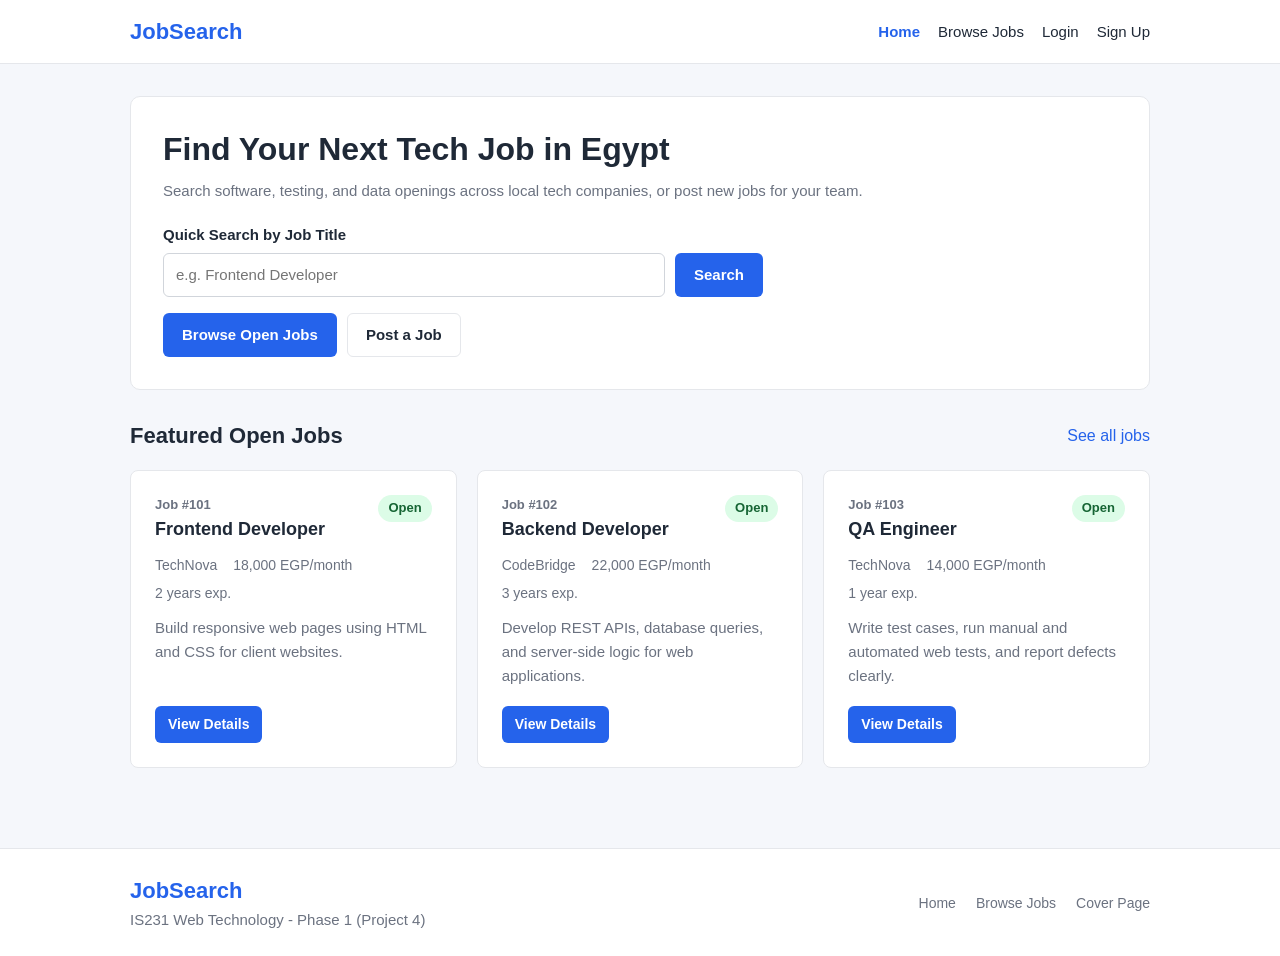
<file: JobSearch_Phase1/index.html>
<!DOCTYPE html>
<html lang="en">
<head>
  <meta charset="UTF-8">
  <meta name="viewport" content="width=device-width, initial-scale=1">
  <title>Home | JobSearch</title>
  <link rel="stylesheet" href="css/style.css">
</head>
<body>
  <header>
    <nav class="navbar container">
      <a href="index.html" class="brand">JobSearch</a>
      <ul class="nav-links">
        <li><a href="index.html" class="active">Home</a></li>
        <li><a href="jobs.html">Browse Jobs</a></li>
        <li><a href="login.html">Login</a></li>
        <li><a href="signup.html">Sign Up</a></li>
      </ul>
    </nav>
  </header>

  <main class="container">
    <!-- Hero Section -->
    <section class="hero">
      <h1>Find Your Next Tech Job in Egypt</h1>
      <p class="text-muted">Search software, testing, and data openings across local tech companies, or post new jobs for your team.</p>

      <form action="jobs.html" method="get">
        <div class="form-group">
          <label for="quick-title">Quick Search by Job Title</label>
          <div class="search-row">
            <input type="text" id="quick-title" name="title" placeholder="e.g. Frontend Developer">
            <button type="submit" class="btn btn-primary">Search</button>
          </div>
        </div>
      </form>

      <div class="actions">
        <a href="jobs.html" class="btn btn-primary">Browse Open Jobs</a>
        <a href="signup.html" class="btn btn-outline">Post a Job</a>
      </div>
    </section>

    <!-- Featured Jobs -->
    <section class="section">
      <div class="header-row">
        <h2>Featured Open Jobs</h2>
        <a href="jobs.html">See all jobs</a>
      </div>

      <div class="grid-3">
        <article class="card job-card">
          <div class="job-header">
            <div>
              <span class="job-id">Job #101</span>
              <h3>Frontend Developer</h3>
            </div>
            <span class="badge badge-open">Open</span>
          </div>
          <ul class="job-meta">
            <li>TechNova</li>
            <li>18,000 EGP/month</li>
            <li>2 years exp.</li>
          </ul>
          <p class="text-muted">Build responsive web pages using HTML and CSS for client websites.</p>
          <div class="actions">
            <a href="job-details.html" class="btn btn-primary btn-sm">View Details</a>
          </div>
        </article>

        <article class="card job-card">
          <div class="job-header">
            <div>
              <span class="job-id">Job #102</span>
              <h3>Backend Developer</h3>
            </div>
            <span class="badge badge-open">Open</span>
          </div>
          <ul class="job-meta">
            <li>CodeBridge</li>
            <li>22,000 EGP/month</li>
            <li>3 years exp.</li>
          </ul>
          <p class="text-muted">Develop REST APIs, database queries, and server-side logic for web applications.</p>
          <div class="actions">
            <a href="job-details.html" class="btn btn-primary btn-sm">View Details</a>
          </div>
        </article>

        <article class="card job-card">
          <div class="job-header">
            <div>
              <span class="job-id">Job #103</span>
              <h3>QA Engineer</h3>
            </div>
            <span class="badge badge-open">Open</span>
          </div>
          <ul class="job-meta">
            <li>TechNova</li>
            <li>14,000 EGP/month</li>
            <li>1 year exp.</li>
          </ul>
          <p class="text-muted">Write test cases, run manual and automated web tests, and report defects clearly.</p>
          <div class="actions">
            <a href="job-details.html" class="btn btn-primary btn-sm">View Details</a>
          </div>
        </article>
      </div>
    </section>
  </main>

  <footer>
    <div class="container">
      <div>
        <a href="index.html" class="brand">JobSearch</a>
        <p class="text-muted">IS231 Web Technology - Phase 1 (Project 4)</p>
      </div>
      <ul>
        <li><a href="index.html">Home</a></li>
        <li><a href="jobs.html">Browse Jobs</a></li>
        <li><a href="cover.html">Cover Page</a></li>
      </ul>
    </div>
  </footer>
</body>
</html>
</file>
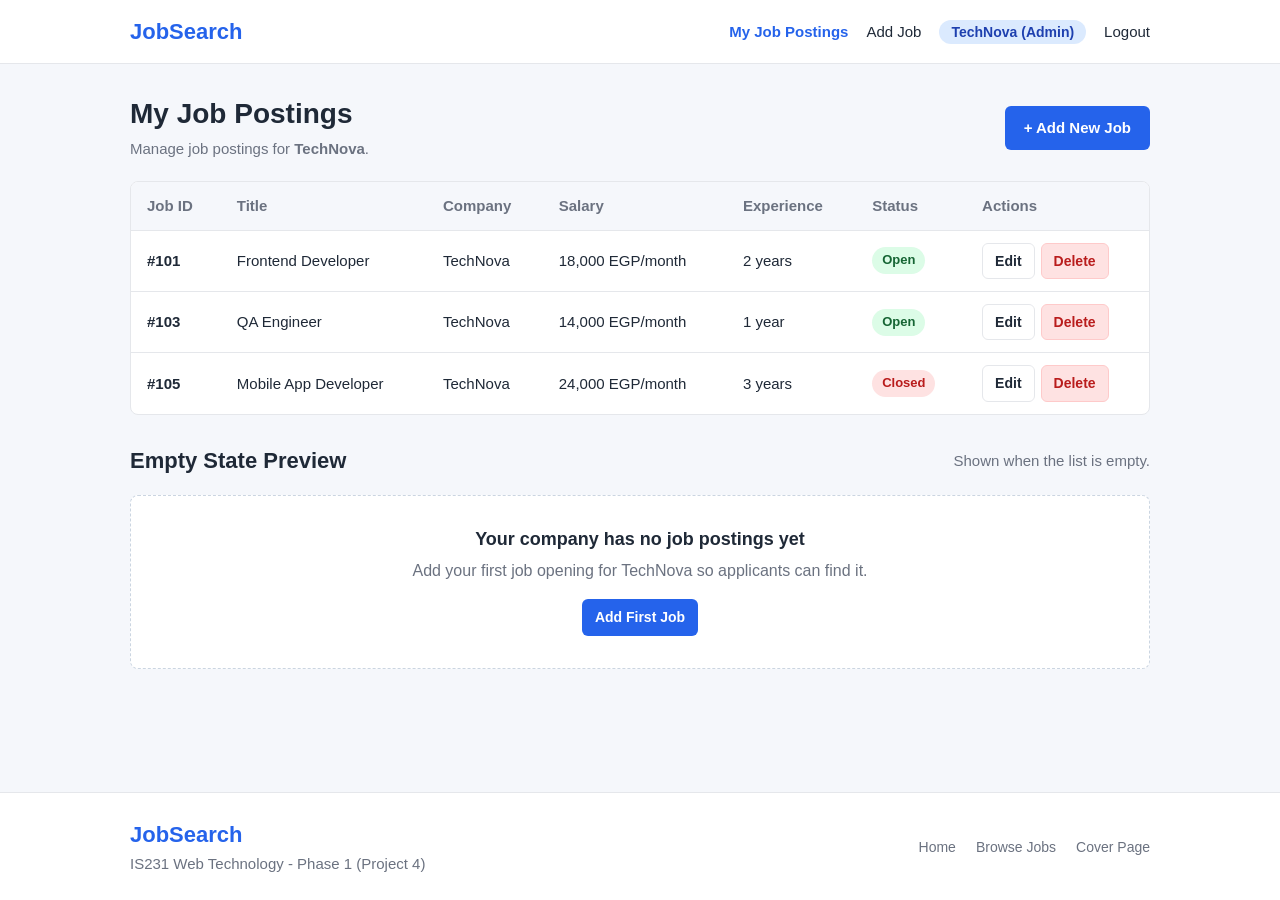
<file: JobSearch_Phase1/admin-dashboard.html>
<!DOCTYPE html>
<html lang="en">
<head>
  <meta charset="UTF-8">
  <meta name="viewport" content="width=device-width, initial-scale=1">
  <title>Company Dashboard | JobSearch</title>
  <link rel="stylesheet" href="css/style.css">
</head>
<body>
  <header>
    <nav class="navbar container">
      <a href="index.html" class="brand">JobSearch</a>
      <ul class="nav-links">
        <li><a href="admin-dashboard.html" class="active">My Job Postings</a></li>
        <li><a href="job-form.html">Add Job</a></li>
        <li><span class="user-tag">TechNova (Admin)</span></li>
        <li><a href="index.html">Logout</a></li>
      </ul>
    </nav>
  </header>

  <main class="container">
    <div class="header-row">
      <div>
        <h1>My Job Postings</h1>
        <p class="text-muted">Manage job postings for <strong>TechNova</strong>.</p>
      </div>
      <a href="job-form.html" class="btn btn-primary">+ Add New Job</a>
    </div>

    <!-- Postings Table -->
    <section class="section">
      <div class="table-wrap">
        <table>
          <thead>
            <tr>
              <th>Job ID</th>
              <th>Title</th>
              <th>Company</th>
              <th>Salary</th>
              <th>Experience</th>
              <th>Status</th>
              <th>Actions</th>
            </tr>
          </thead>
          <tbody>
            <tr>
              <td><strong>#101</strong></td>
              <td>Frontend Developer</td>
              <td>TechNova</td>
              <td>18,000 EGP/month</td>
              <td>2 years</td>
              <td><span class="badge badge-open">Open</span></td>
              <td>
                <div class="actions">
                  <a href="job-form.html" class="btn btn-outline btn-sm">Edit</a>
                  <button type="button" class="btn btn-danger btn-sm">Delete</button>
                </div>
              </td>
            </tr>
            <tr>
              <td><strong>#103</strong></td>
              <td>QA Engineer</td>
              <td>TechNova</td>
              <td>14,000 EGP/month</td>
              <td>1 year</td>
              <td><span class="badge badge-open">Open</span></td>
              <td>
                <div class="actions">
                  <a href="job-form.html" class="btn btn-outline btn-sm">Edit</a>
                  <button type="button" class="btn btn-danger btn-sm">Delete</button>
                </div>
              </td>
            </tr>
            <tr>
              <td><strong>#105</strong></td>
              <td>Mobile App Developer</td>
              <td>TechNova</td>
              <td>24,000 EGP/month</td>
              <td>3 years</td>
              <td><span class="badge badge-closed">Closed</span></td>
              <td>
                <div class="actions">
                  <a href="job-form.html" class="btn btn-outline btn-sm">Edit</a>
                  <button type="button" class="btn btn-danger btn-sm">Delete</button>
                </div>
              </td>
            </tr>
          </tbody>
        </table>
      </div>
    </section>

    <!-- Empty Dashboard State -->
    <section class="section">
      <div class="header-row">
        <h2>Empty State Preview</h2>
        <span class="text-muted">Shown when the list is empty.</span>
      </div>
      <div class="empty-state">
        <h3>Your company has no job postings yet</h3>
        <p>Add your first job opening for TechNova so applicants can find it.</p>
        <a href="job-form.html" class="btn btn-primary btn-sm">Add First Job</a>
      </div>
    </section>
  </main>

  <footer>
    <div class="container">
      <div>
        <a href="index.html" class="brand">JobSearch</a>
        <p class="text-muted">IS231 Web Technology - Phase 1 (Project 4)</p>
      </div>
      <ul>
        <li><a href="index.html">Home</a></li>
        <li><a href="jobs.html">Browse Jobs</a></li>
        <li><a href="cover.html">Cover Page</a></li>
      </ul>
    </div>
  </footer>
</body>
</html>
</file>
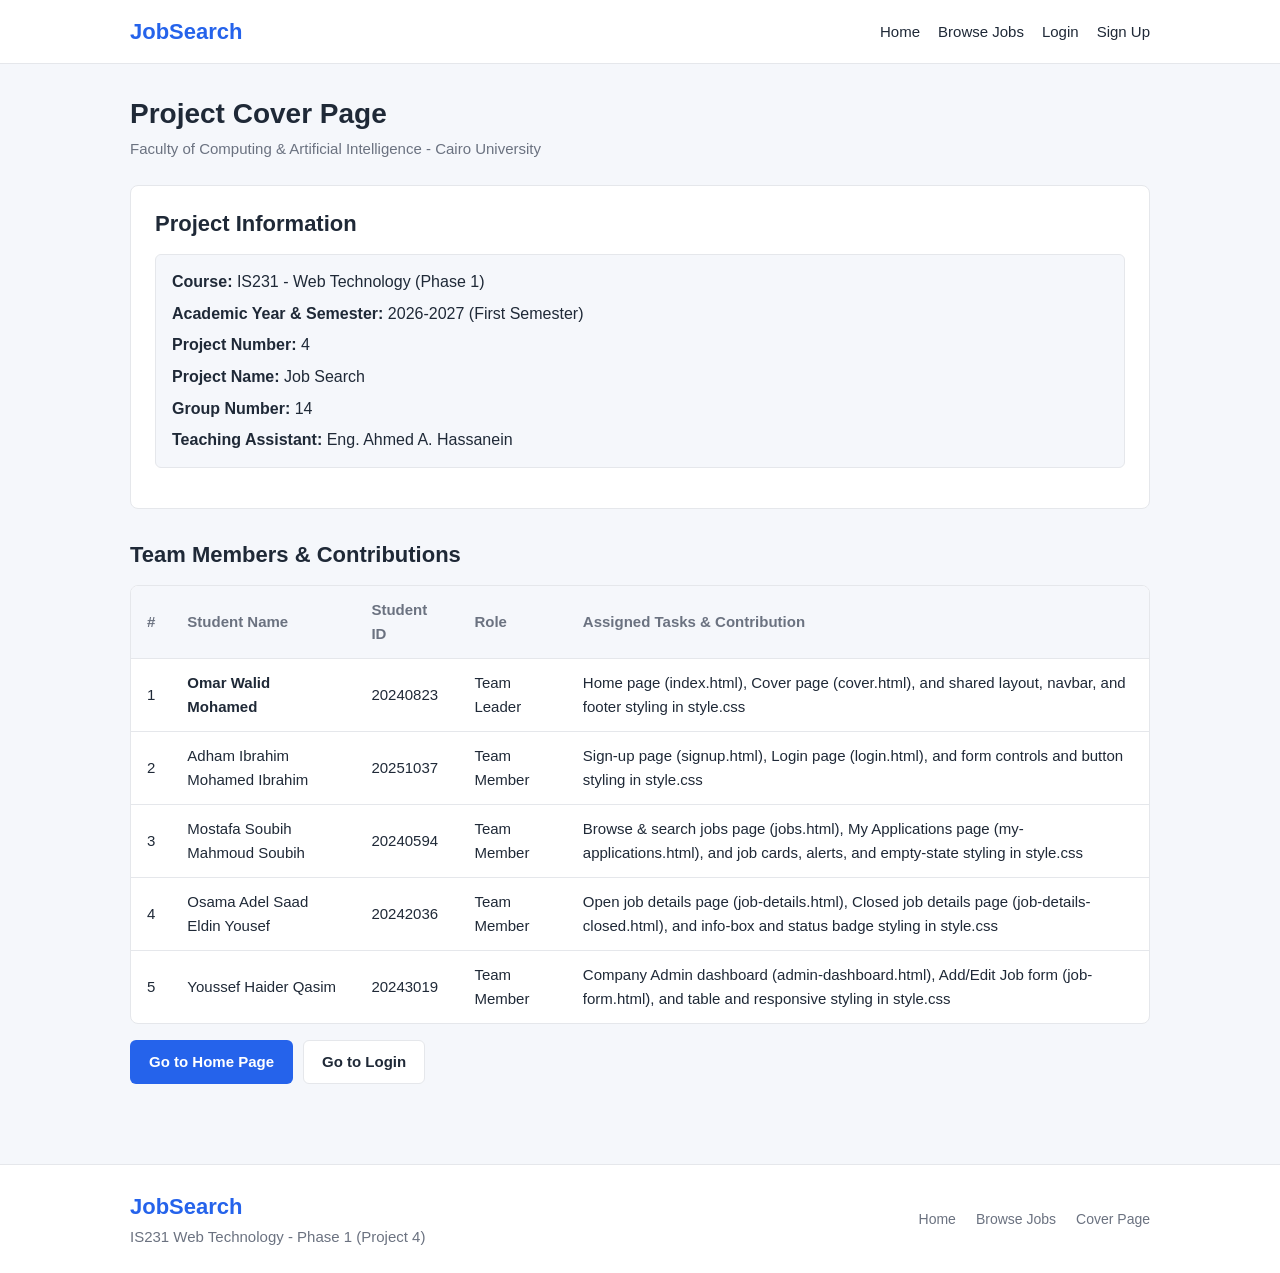
<file: JobSearch_Phase1/cover.html>
<!DOCTYPE html>
<html lang="en">
<head>
  <meta charset="UTF-8">
  <meta name="viewport" content="width=device-width, initial-scale=1">
  <title>Cover Page | JobSearch</title>
  <link rel="stylesheet" href="css/style.css">
</head>
<body>
  <header>
    <nav class="navbar container">
      <a href="index.html" class="brand">JobSearch</a>
      <ul class="nav-links">
        <li><a href="index.html">Home</a></li>
        <li><a href="jobs.html">Browse Jobs</a></li>
        <li><a href="login.html">Login</a></li>
        <li><a href="signup.html">Sign Up</a></li>
      </ul>
    </nav>
  </header>

  <main class="container">
    <div class="page-header">
      <h1>Project Cover Page</h1>
      <p class="text-muted">Faculty of Computing &amp; Artificial Intelligence - Cairo University</p>
    </div>

    <section class="section">
      <div class="card">
        <h2>Project Information</h2>
        <div class="info-box">
          <p><strong>Course:</strong> IS231 - Web Technology (Phase 1)</p>
          <p><strong>Academic Year &amp; Semester:</strong> 2026-2027 (First Semester)</p>
          <p><strong>Project Number:</strong> 4</p>
          <p><strong>Project Name:</strong> Job Search</p>
          <p><strong>Group Number:</strong> 14</p>
          <p><strong>Teaching Assistant:</strong> Eng. Ahmed A. Hassanein</p>
        </div>
      </div>
    </section>

    <section class="section">
      <h2>Team Members &amp; Contributions</h2>
      <div class="table-wrap">
        <table>
          <thead>
            <tr>
              <th>#</th>
              <th>Student Name</th>
              <th>Student ID</th>
              <th>Role</th>
              <th>Assigned Tasks &amp; Contribution</th>
            </tr>
          </thead>
          <tbody>
            <tr>
              <td>1</td>
              <td><strong>Omar Walid Mohamed</strong></td>
              <td>20240823</td>
              <td>Team Leader</td>
              <td>Home page (index.html), Cover page (cover.html), and shared layout, navbar, and footer styling in style.css</td>
            </tr>
            <tr>
              <td>2</td>
              <td>Adham Ibrahim Mohamed Ibrahim</td>
              <td>20251037</td>
              <td>Team Member</td>
              <td>Sign-up page (signup.html), Login page (login.html), and form controls and button styling in style.css</td>
            </tr>
            <tr>
              <td>3</td>
              <td>Mostafa Soubih Mahmoud Soubih</td>
              <td>20240594</td>
              <td>Team Member</td>
              <td>Browse &amp; search jobs page (jobs.html), My Applications page (my-applications.html), and job cards, alerts, and empty-state styling in style.css</td>
            </tr>
            <tr>
              <td>4</td>
              <td>Osama Adel Saad Eldin Yousef</td>
              <td>20242036</td>
              <td>Team Member</td>
              <td>Open job details page (job-details.html), Closed job details page (job-details-closed.html), and info-box and status badge styling in style.css</td>
            </tr>
            <tr>
              <td>5</td>
              <td>Youssef Haider Qasim</td>
              <td>20243019</td>
              <td>Team Member</td>
              <td>Company Admin dashboard (admin-dashboard.html), Add/Edit Job form (job-form.html), and table and responsive styling in style.css</td>
            </tr>
          </tbody>
        </table>
      </div>

      <div class="actions">
        <a href="index.html" class="btn btn-primary">Go to Home Page</a>
        <a href="login.html" class="btn btn-outline">Go to Login</a>
      </div>
    </section>
  </main>

  <footer>
    <div class="container">
      <div>
        <a href="index.html" class="brand">JobSearch</a>
        <p class="text-muted">IS231 Web Technology - Phase 1 (Project 4)</p>
      </div>
      <ul>
        <li><a href="index.html">Home</a></li>
        <li><a href="jobs.html">Browse Jobs</a></li>
        <li><a href="cover.html">Cover Page</a></li>
      </ul>
    </div>
  </footer>
</body>
</html>
</file>
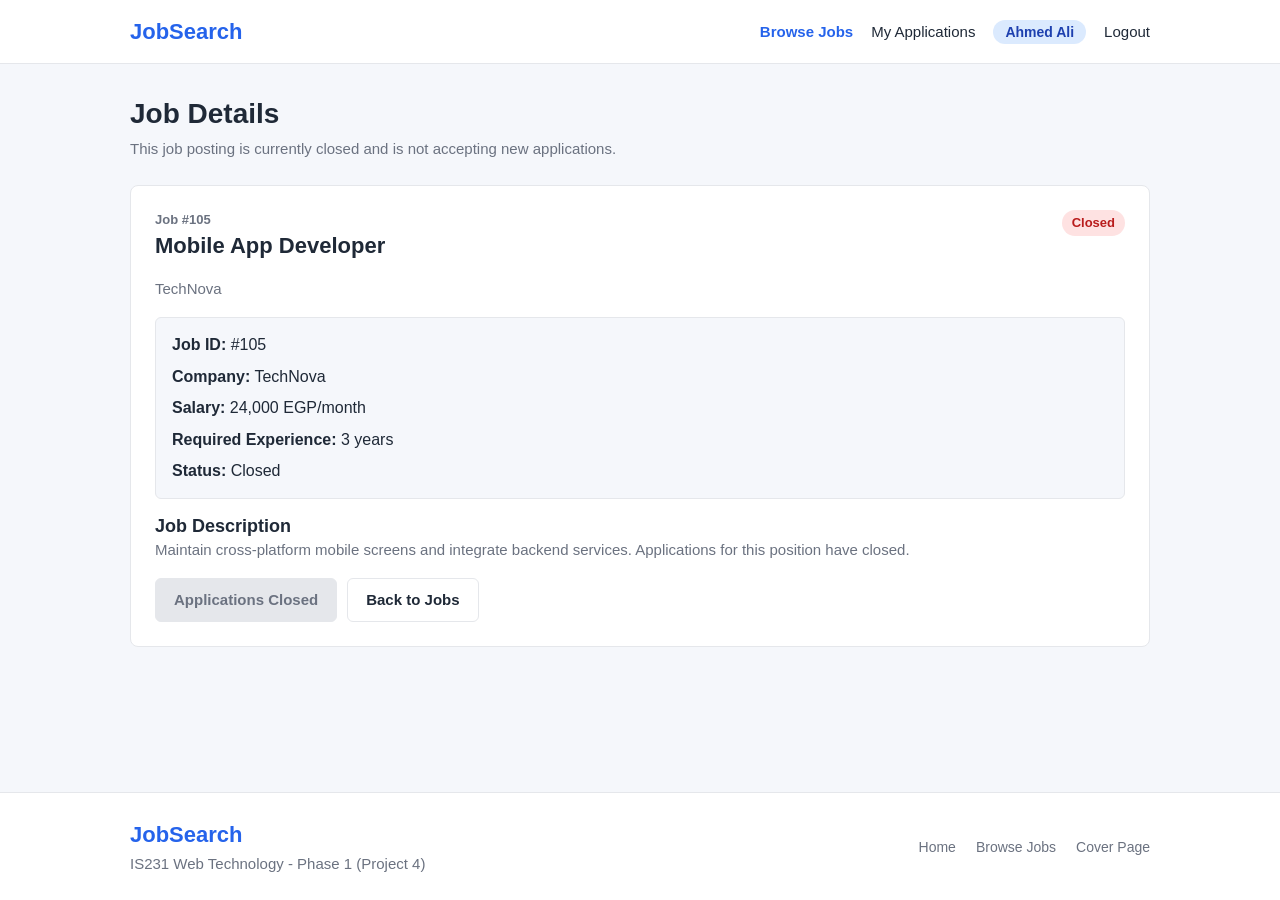
<file: JobSearch_Phase1/job-details-closed.html>
<!DOCTYPE html>
<html lang="en">
<head>
  <meta charset="UTF-8">
  <meta name="viewport" content="width=device-width, initial-scale=1">
  <title>Closed Job Details | JobSearch</title>
  <link rel="stylesheet" href="css/style.css">
</head>
<body>
  <header>
    <nav class="navbar container">
      <a href="index.html" class="brand">JobSearch</a>
      <ul class="nav-links">
        <li><a href="jobs.html" class="active">Browse Jobs</a></li>
        <li><a href="my-applications.html">My Applications</a></li>
        <li><span class="user-tag">Ahmed Ali</span></li>
        <li><a href="index.html">Logout</a></li>
      </ul>
    </nav>
  </header>

  <main class="container">
    <div class="page-header">
      <h1>Job Details</h1>
      <p class="text-muted">This job posting is currently closed and is not accepting new applications.</p>
    </div>

    <section class="section">
      <article class="card">
        <div class="job-header">
          <div>
            <span class="job-id">Job #105</span>
            <h2>Mobile App Developer</h2>
            <p class="text-muted">TechNova</p>
          </div>
          <span class="badge badge-closed">Closed</span>
        </div>

        <div class="info-box">
          <p><strong>Job ID:</strong> #105</p>
          <p><strong>Company:</strong> TechNova</p>
          <p><strong>Salary:</strong> 24,000 EGP/month</p>
          <p><strong>Required Experience:</strong> 3 years</p>
          <p><strong>Status:</strong> Closed</p>
        </div>

        <h3>Job Description</h3>
        <p class="text-muted">Maintain cross-platform mobile screens and integrate backend services. Applications for this position have closed.</p>

        <div class="actions">
          <button type="button" class="btn" disabled>Applications Closed</button>
          <a href="jobs.html" class="btn btn-outline">Back to Jobs</a>
        </div>
      </article>
    </section>
  </main>

  <footer>
    <div class="container">
      <div>
        <a href="index.html" class="brand">JobSearch</a>
        <p class="text-muted">IS231 Web Technology - Phase 1 (Project 4)</p>
      </div>
      <ul>
        <li><a href="index.html">Home</a></li>
        <li><a href="jobs.html">Browse Jobs</a></li>
        <li><a href="cover.html">Cover Page</a></li>
      </ul>
    </div>
  </footer>
</body>
</html>
</file>
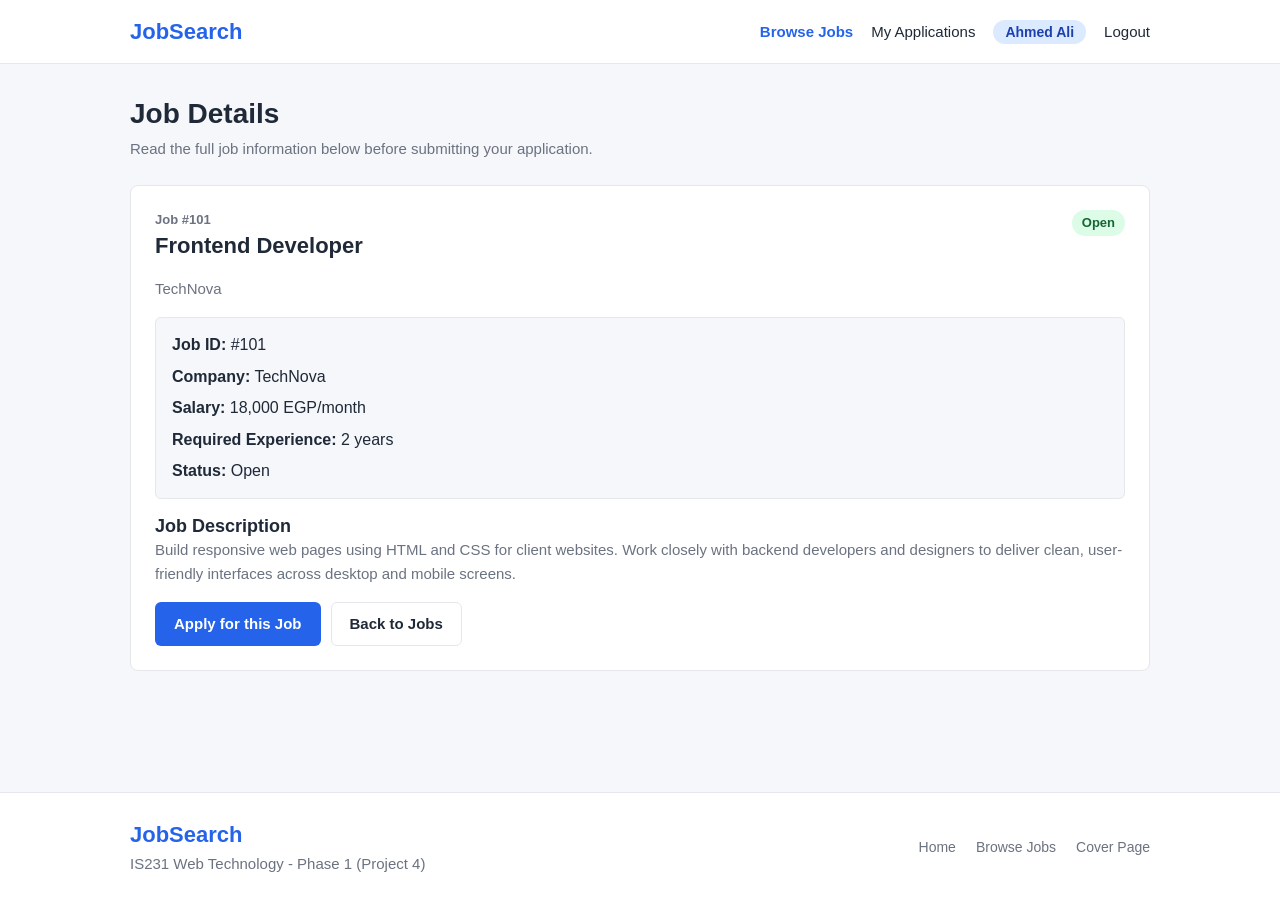
<file: JobSearch_Phase1/job-details.html>
<!DOCTYPE html>
<html lang="en">
<head>
  <meta charset="UTF-8">
  <meta name="viewport" content="width=device-width, initial-scale=1">
  <title>Job Details | JobSearch</title>
  <link rel="stylesheet" href="css/style.css">
</head>
<body>
  <header>
    <nav class="navbar container">
      <a href="index.html" class="brand">JobSearch</a>
      <ul class="nav-links">
        <li><a href="jobs.html" class="active">Browse Jobs</a></li>
        <li><a href="my-applications.html">My Applications</a></li>
        <li><span class="user-tag">Ahmed Ali</span></li>
        <li><a href="index.html">Logout</a></li>
      </ul>
    </nav>
  </header>

  <main class="container">
    <div class="page-header">
      <h1>Job Details</h1>
      <p class="text-muted">Read the full job information below before submitting your application.</p>
    </div>

    <section class="section">
      <article class="card">
        <div class="job-header">
          <div>
            <span class="job-id">Job #101</span>
            <h2>Frontend Developer</h2>
            <p class="text-muted">TechNova</p>
          </div>
          <span class="badge badge-open">Open</span>
        </div>

        <div class="info-box">
          <p><strong>Job ID:</strong> #101</p>
          <p><strong>Company:</strong> TechNova</p>
          <p><strong>Salary:</strong> 18,000 EGP/month</p>
          <p><strong>Required Experience:</strong> 2 years</p>
          <p><strong>Status:</strong> Open</p>
        </div>

        <h3>Job Description</h3>
        <p class="text-muted">Build responsive web pages using HTML and CSS for client websites. Work closely with backend developers and designers to deliver clean, user-friendly interfaces across desktop and mobile screens.</p>

        <form action="my-applications.html" method="get" class="actions">
          <button type="submit" class="btn btn-primary">Apply for this Job</button>
          <a href="jobs.html" class="btn btn-outline">Back to Jobs</a>
        </form>
      </article>
    </section>
  </main>

  <footer>
    <div class="container">
      <div>
        <a href="index.html" class="brand">JobSearch</a>
        <p class="text-muted">IS231 Web Technology - Phase 1 (Project 4)</p>
      </div>
      <ul>
        <li><a href="index.html">Home</a></li>
        <li><a href="jobs.html">Browse Jobs</a></li>
        <li><a href="cover.html">Cover Page</a></li>
      </ul>
    </div>
  </footer>
</body>
</html>
</file>
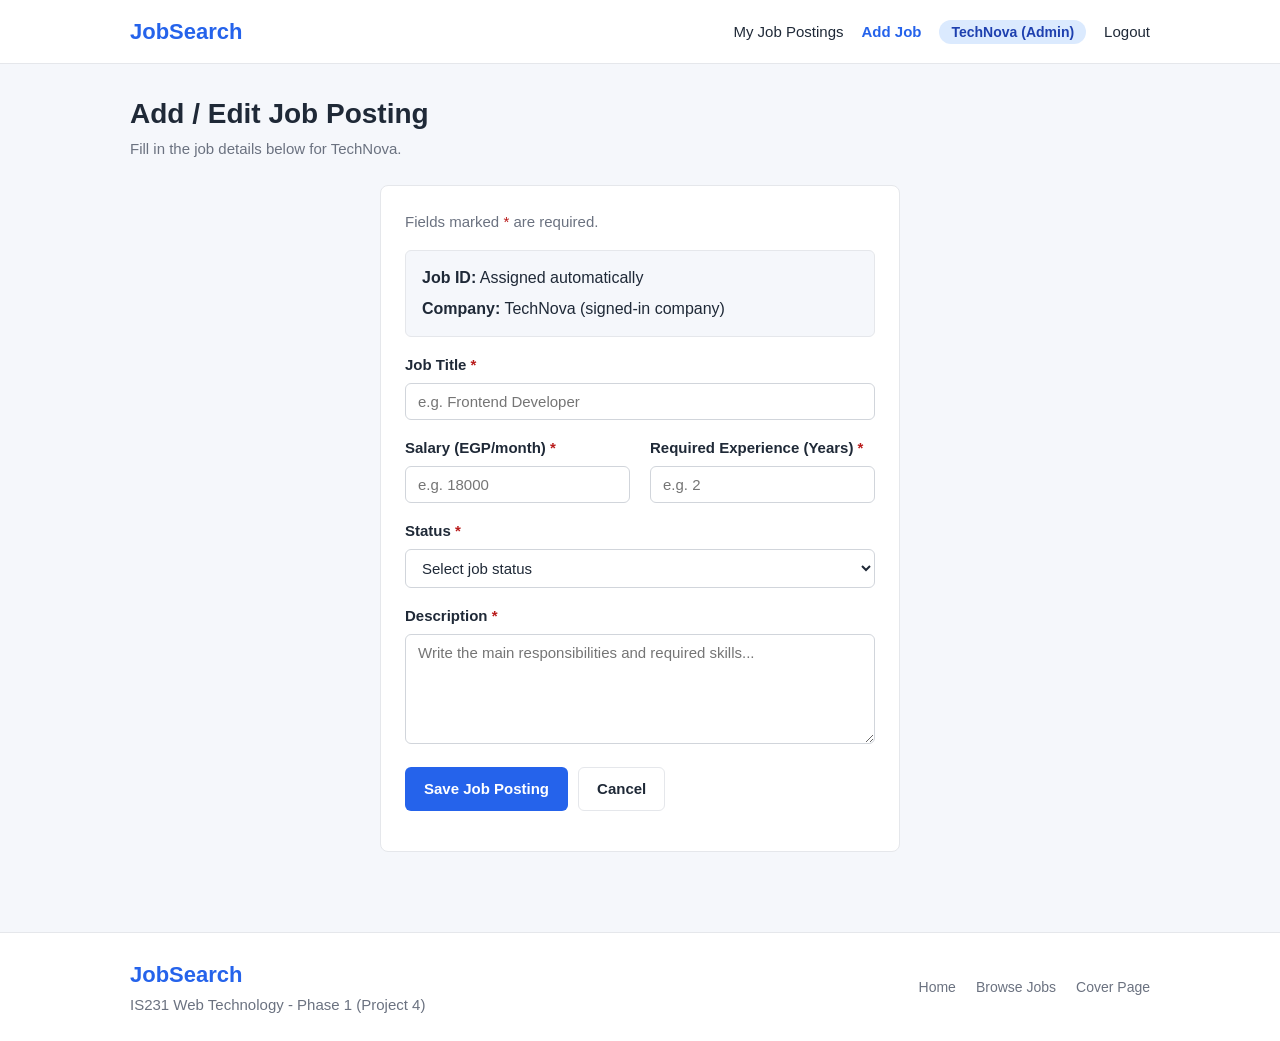
<file: JobSearch_Phase1/job-form.html>
<!DOCTYPE html>
<html lang="en">
<head>
  <meta charset="UTF-8">
  <meta name="viewport" content="width=device-width, initial-scale=1">
  <title>Add / Edit Job | JobSearch</title>
  <link rel="stylesheet" href="css/style.css">
</head>
<body>
  <header>
    <nav class="navbar container">
      <a href="index.html" class="brand">JobSearch</a>
      <ul class="nav-links">
        <li><a href="admin-dashboard.html">My Job Postings</a></li>
        <li><a href="job-form.html" class="active">Add Job</a></li>
        <li><span class="user-tag">TechNova (Admin)</span></li>
        <li><a href="index.html">Logout</a></li>
      </ul>
    </nav>
  </header>

  <main class="container">
    <div class="page-header">
      <h1>Add / Edit Job Posting</h1>
      <p class="text-muted">Fill in the job details below for TechNova.</p>
    </div>

    <section class="section">
      <div class="card card-narrow">
        <p class="text-muted">Fields marked <span class="required">*</span> are required.</p>

        <form action="admin-dashboard.html" method="get">
          <div class="info-box">
            <p><strong>Job ID:</strong> Assigned automatically</p>
            <p><strong>Company:</strong> TechNova (signed-in company)</p>
          </div>

          <div class="form-group">
            <label for="job-title">Job Title <span class="required">*</span></label>
            <input type="text" id="job-title" name="title" placeholder="e.g. Frontend Developer" required>
          </div>

          <div class="grid-2">
            <div class="form-group">
              <label for="job-salary">Salary (EGP/month) <span class="required">*</span></label>
              <input type="number" id="job-salary" name="salary" min="0" placeholder="e.g. 18000" required>
            </div>

            <div class="form-group">
              <label for="job-exp">Required Experience (Years) <span class="required">*</span></label>
              <input type="number" id="job-exp" name="experience" min="0" max="30" placeholder="e.g. 2" required>
            </div>
          </div>

          <div class="form-group">
            <label for="job-status">Status <span class="required">*</span></label>
            <select id="job-status" name="status" required>
              <option value="" selected disabled>Select job status</option>
              <option value="open">Open</option>
              <option value="closed">Closed</option>
            </select>
          </div>

          <div class="form-group">
            <label for="job-desc">Description <span class="required">*</span></label>
            <textarea id="job-desc" name="description" rows="4" placeholder="Write the main responsibilities and required skills..." required></textarea>
          </div>

          <div class="actions">
            <button type="submit" class="btn btn-primary">Save Job Posting</button>
            <a href="admin-dashboard.html" class="btn btn-outline">Cancel</a>
          </div>
        </form>
      </div>
    </section>
  </main>

  <footer>
    <div class="container">
      <div>
        <a href="index.html" class="brand">JobSearch</a>
        <p class="text-muted">IS231 Web Technology - Phase 1 (Project 4)</p>
      </div>
      <ul>
        <li><a href="index.html">Home</a></li>
        <li><a href="jobs.html">Browse Jobs</a></li>
        <li><a href="cover.html">Cover Page</a></li>
      </ul>
    </div>
  </footer>
</body>
</html>
</file>
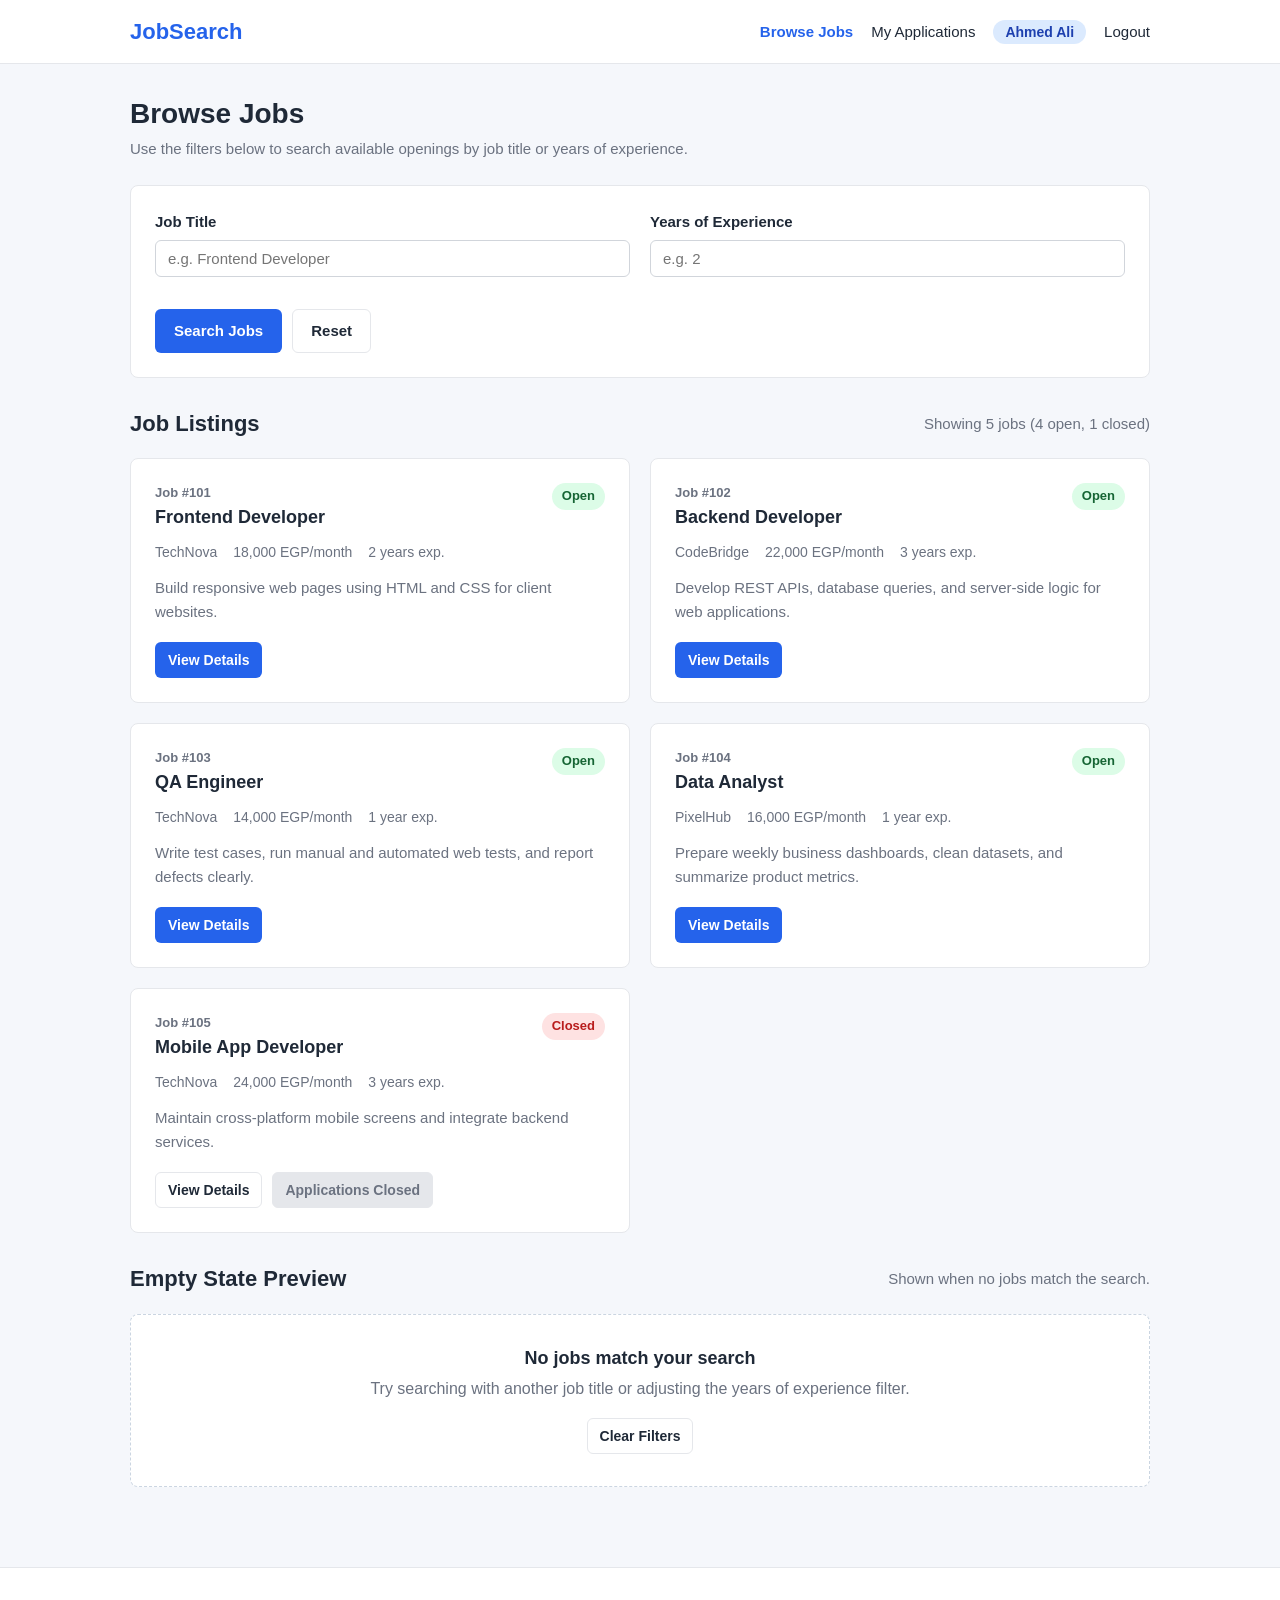
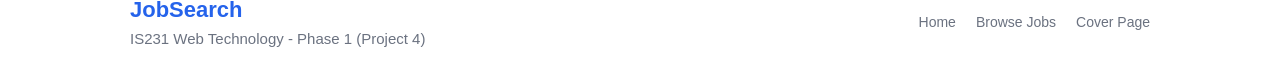
<file: JobSearch_Phase1/jobs.html>
<!DOCTYPE html>
<html lang="en">
<head>
  <meta charset="UTF-8">
  <meta name="viewport" content="width=device-width, initial-scale=1">
  <title>Browse Jobs | JobSearch</title>
  <link rel="stylesheet" href="css/style.css">
</head>
<body>
  <header>
    <nav class="navbar container">
      <a href="index.html" class="brand">JobSearch</a>
      <ul class="nav-links">
        <li><a href="jobs.html" class="active">Browse Jobs</a></li>
        <li><a href="my-applications.html">My Applications</a></li>
        <li><span class="user-tag">Ahmed Ali</span></li>
        <li><a href="index.html">Logout</a></li>
      </ul>
    </nav>
  </header>

  <main class="container">
    <div class="page-header">
      <h1>Browse Jobs</h1>
      <p class="text-muted">Use the filters below to search available openings by job title or years of experience.</p>
    </div>

    <!-- Search Filters -->
    <section class="section">
      <div class="card">
        <form action="jobs.html" method="get">
          <div class="grid-2">
            <div class="form-group">
              <label for="filter-title">Job Title</label>
              <input type="text" id="filter-title" name="title" placeholder="e.g. Frontend Developer">
            </div>

            <div class="form-group">
              <label for="filter-exp">Years of Experience</label>
              <input type="number" id="filter-exp" name="experience" min="0" max="30" placeholder="e.g. 2">
            </div>
          </div>

          <div class="actions">
            <button type="submit" class="btn btn-primary">Search Jobs</button>
            <button type="reset" class="btn btn-outline">Reset</button>
          </div>
        </form>
      </div>
    </section>

    <!-- Job Listings -->
    <section class="section">
      <div class="header-row">
        <h2>Job Listings</h2>
        <span class="text-muted">Showing 5 jobs (4 open, 1 closed)</span>
      </div>

      <div class="grid-2">
        <article class="card job-card">
          <div class="job-header">
            <div>
              <span class="job-id">Job #101</span>
              <h3>Frontend Developer</h3>
            </div>
            <span class="badge badge-open">Open</span>
          </div>
          <ul class="job-meta">
            <li>TechNova</li>
            <li>18,000 EGP/month</li>
            <li>2 years exp.</li>
          </ul>
          <p class="text-muted">Build responsive web pages using HTML and CSS for client websites.</p>
          <div class="actions">
            <a href="job-details.html" class="btn btn-primary btn-sm">View Details</a>
          </div>
        </article>

        <article class="card job-card">
          <div class="job-header">
            <div>
              <span class="job-id">Job #102</span>
              <h3>Backend Developer</h3>
            </div>
            <span class="badge badge-open">Open</span>
          </div>
          <ul class="job-meta">
            <li>CodeBridge</li>
            <li>22,000 EGP/month</li>
            <li>3 years exp.</li>
          </ul>
          <p class="text-muted">Develop REST APIs, database queries, and server-side logic for web applications.</p>
          <div class="actions">
            <a href="job-details.html" class="btn btn-primary btn-sm">View Details</a>
          </div>
        </article>

        <article class="card job-card">
          <div class="job-header">
            <div>
              <span class="job-id">Job #103</span>
              <h3>QA Engineer</h3>
            </div>
            <span class="badge badge-open">Open</span>
          </div>
          <ul class="job-meta">
            <li>TechNova</li>
            <li>14,000 EGP/month</li>
            <li>1 year exp.</li>
          </ul>
          <p class="text-muted">Write test cases, run manual and automated web tests, and report defects clearly.</p>
          <div class="actions">
            <a href="job-details.html" class="btn btn-primary btn-sm">View Details</a>
          </div>
        </article>

        <article class="card job-card">
          <div class="job-header">
            <div>
              <span class="job-id">Job #104</span>
              <h3>Data Analyst</h3>
            </div>
            <span class="badge badge-open">Open</span>
          </div>
          <ul class="job-meta">
            <li>PixelHub</li>
            <li>16,000 EGP/month</li>
            <li>1 year exp.</li>
          </ul>
          <p class="text-muted">Prepare weekly business dashboards, clean datasets, and summarize product metrics.</p>
          <div class="actions">
            <a href="job-details.html" class="btn btn-primary btn-sm">View Details</a>
          </div>
        </article>

        <article class="card job-card">
          <div class="job-header">
            <div>
              <span class="job-id">Job #105</span>
              <h3>Mobile App Developer</h3>
            </div>
            <span class="badge badge-closed">Closed</span>
          </div>
          <ul class="job-meta">
            <li>TechNova</li>
            <li>24,000 EGP/month</li>
            <li>3 years exp.</li>
          </ul>
          <p class="text-muted">Maintain cross-platform mobile screens and integrate backend services.</p>
          <div class="actions">
            <a href="job-details-closed.html" class="btn btn-outline btn-sm">View Details</a>
            <button type="button" class="btn btn-sm" disabled>Applications Closed</button>
          </div>
        </article>
      </div>
    </section>

    <!--No Results State-->
    <section class="section">
      <div class="header-row">
        <h2>Empty State Preview</h2>
        <span class="text-muted">Shown when no jobs match the search.</span>
      </div>
      <div class="empty-state">
        <h3>No jobs match your search</h3>
        <p>Try searching with another job title or adjusting the years of experience filter.</p>
        <a href="jobs.html" class="btn btn-outline btn-sm">Clear Filters</a>
      </div>
    </section>
  </main>

  <footer>
    <div class="container">
      <div>
        <a href="index.html" class="brand">JobSearch</a>
        <p class="text-muted">IS231 Web Technology - Phase 1 (Project 4)</p>
      </div>
      <ul>
        <li><a href="index.html">Home</a></li>
        <li><a href="jobs.html">Browse Jobs</a></li>
        <li><a href="cover.html">Cover Page</a></li>
      </ul>
    </div>
  </footer>
</body>
</html>
</file>
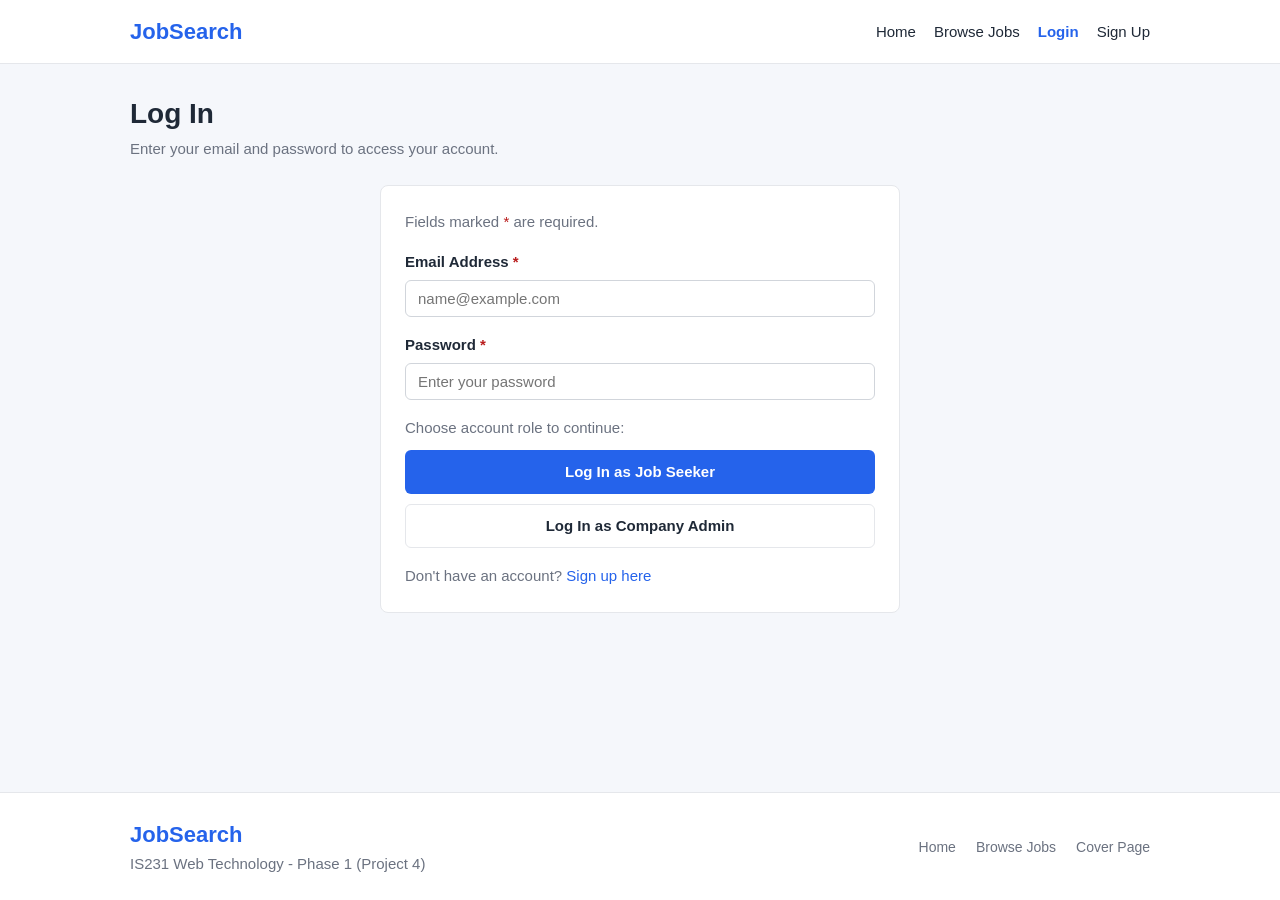
<file: JobSearch_Phase1/login.html>
<!DOCTYPE html>
<html lang="en">
<head>
  <meta charset="UTF-8">
  <meta name="viewport" content="width=device-width, initial-scale=1">
  <title>Login | JobSearch</title>
  <link rel="stylesheet" href="css/style.css">
</head>
<body>
  <header>
    <nav class="navbar container">
      <a href="index.html" class="brand">JobSearch</a>
      <ul class="nav-links">
        <li><a href="index.html">Home</a></li>
        <li><a href="jobs.html">Browse Jobs</a></li>
        <li><a href="login.html" class="active">Login</a></li>
        <li><a href="signup.html">Sign Up</a></li>
      </ul>
    </nav>
  </header>

  <main class="container">
    <div class="page-header">
      <h1>Log In</h1>
      <p class="text-muted">Enter your email and password to access your account.</p>
    </div>

    <section class="section">
      <div class="card card-narrow">
        <p class="text-muted">Fields marked <span class="required">*</span> are required.</p>

        <form action="jobs.html" method="get">
          <div class="form-group">
            <label for="login-email">Email Address <span class="required">*</span></label>
            <input type="email" id="login-email" name="email" placeholder="name@example.com" required>
          </div>

          <div class="form-group">
            <label for="login-password">Password <span class="required">*</span></label>
            <input type="password" id="login-password" name="password" placeholder="Enter your password" required>
          </div>

          <div class="actions">
            <p class="text-muted">Choose account role to continue:</p>
            <button type="submit" class="btn btn-primary btn-block">Log In as Job Seeker</button>
            <button type="submit" formaction="admin-dashboard.html" class="btn btn-outline btn-block">Log In as Company Admin</button>
          </div>
        </form>

        <p class="text-muted">Don't have an account? <a href="signup.html">Sign up here</a></p>
      </div>
    </section>
  </main>

  <footer>
    <div class="container">
      <div>
        <a href="index.html" class="brand">JobSearch</a>
        <p class="text-muted">IS231 Web Technology - Phase 1 (Project 4)</p>
      </div>
      <ul>
        <li><a href="index.html">Home</a></li>
        <li><a href="jobs.html">Browse Jobs</a></li>
        <li><a href="cover.html">Cover Page</a></li>
      </ul>
    </div>
  </footer>
</body>
</html>
</file>
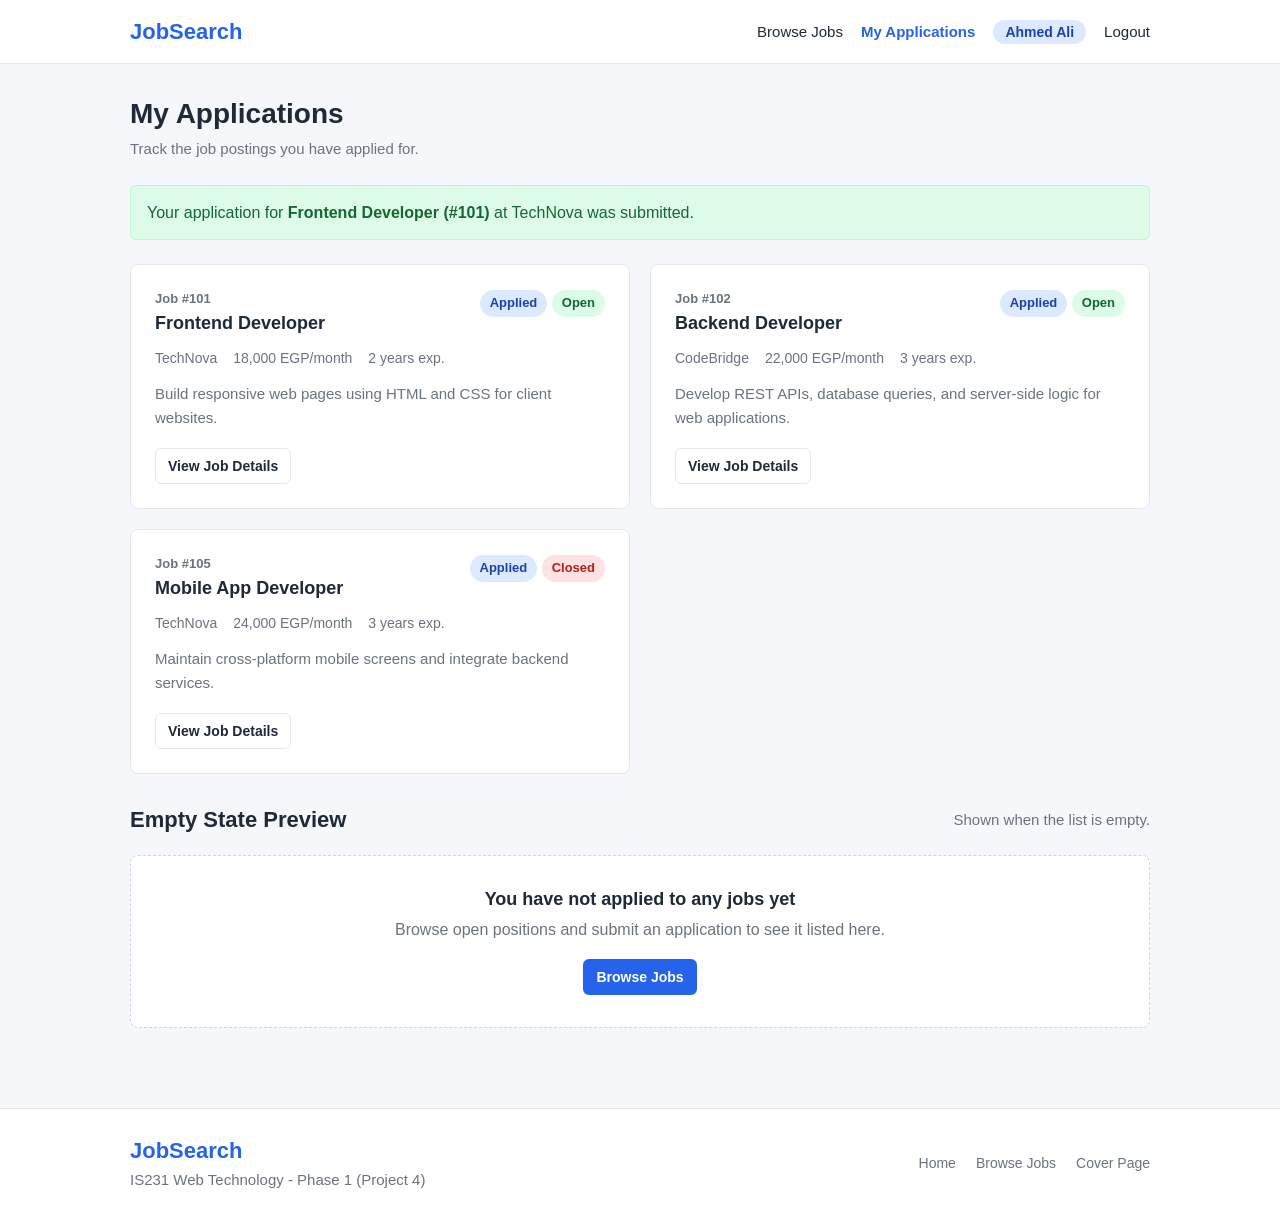
<file: JobSearch_Phase1/my-applications.html>
<!DOCTYPE html>
<html lang="en">
<head>
  <meta charset="UTF-8">
  <meta name="viewport" content="width=device-width, initial-scale=1">
  <title>My Applications | JobSearch</title>
  <link rel="stylesheet" href="css/style.css">
</head>
<body>
  <header>
    <nav class="navbar container">
      <a href="index.html" class="brand">JobSearch</a>
      <ul class="nav-links">
        <li><a href="jobs.html">Browse Jobs</a></li>
        <li><a href="my-applications.html" class="active">My Applications</a></li>
        <li><span class="user-tag">Ahmed Ali</span></li>
        <li><a href="index.html">Logout</a></li>
      </ul>
    </nav>
  </header>

  <main class="container">
    <div class="page-header">
      <h1>My Applications</h1>
      <p class="text-muted">Track the job postings you have applied for.</p>
    </div>

    <div class="alert-success">
      Your application for <strong>Frontend Developer (#101)</strong> at TechNova was submitted.
    </div>

    <!-- Applied Jobs -->
    <section class="section">
      <div class="grid-2">
        <article class="card job-card">
          <div class="job-header">
            <div>
              <span class="job-id">Job #101</span>
              <h3>Frontend Developer</h3>
            </div>
            <div>
              <span class="badge badge-applied">Applied</span>
              <span class="badge badge-open">Open</span>
            </div>
          </div>
          <ul class="job-meta">
            <li>TechNova</li>
            <li>18,000 EGP/month</li>
            <li>2 years exp.</li>
          </ul>
          <p class="text-muted">Build responsive web pages using HTML and CSS for client websites.</p>
          <div class="actions">
            <a href="job-details.html" class="btn btn-outline btn-sm">View Job Details</a>
          </div>
        </article>

        <article class="card job-card">
          <div class="job-header">
            <div>
              <span class="job-id">Job #102</span>
              <h3>Backend Developer</h3>
            </div>
            <div>
              <span class="badge badge-applied">Applied</span>
              <span class="badge badge-open">Open</span>
            </div>
          </div>
          <ul class="job-meta">
            <li>CodeBridge</li>
            <li>22,000 EGP/month</li>
            <li>3 years exp.</li>
          </ul>
          <p class="text-muted">Develop REST APIs, database queries, and server-side logic for web applications.</p>
          <div class="actions">
            <a href="job-details.html" class="btn btn-outline btn-sm">View Job Details</a>
          </div>
        </article>

        <article class="card job-card">
          <div class="job-header">
            <div>
              <span class="job-id">Job #105</span>
              <h3>Mobile App Developer</h3>
            </div>
            <div>
              <span class="badge badge-applied">Applied</span>
              <span class="badge badge-closed">Closed</span>
            </div>
          </div>
          <ul class="job-meta">
            <li>TechNova</li>
            <li>24,000 EGP/month</li>
            <li>3 years exp.</li>
          </ul>
          <p class="text-muted">Maintain cross-platform mobile screens and integrate backend services.</p>
          <div class="actions">
            <a href="job-details-closed.html" class="btn btn-outline btn-sm">View Job Details</a>
          </div>
        </article>
      </div>
    </section>

    <!-- Empty List State -->
    <section class="section">
      <div class="header-row">
        <h2>Empty State Preview</h2>
        <span class="text-muted">Shown when the list is empty.</span>
      </div>
      <div class="empty-state">
        <h3>You have not applied to any jobs yet</h3>
        <p>Browse open positions and submit an application to see it listed here.</p>
        <a href="jobs.html" class="btn btn-primary btn-sm">Browse Jobs</a>
      </div>
    </section>
  </main>

  <footer>
    <div class="container">
      <div>
        <a href="index.html" class="brand">JobSearch</a>
        <p class="text-muted">IS231 Web Technology - Phase 1 (Project 4)</p>
      </div>
      <ul>
        <li><a href="index.html">Home</a></li>
        <li><a href="jobs.html">Browse Jobs</a></li>
        <li><a href="cover.html">Cover Page</a></li>
      </ul>
    </div>
  </footer>
</body>
</html>
</file>
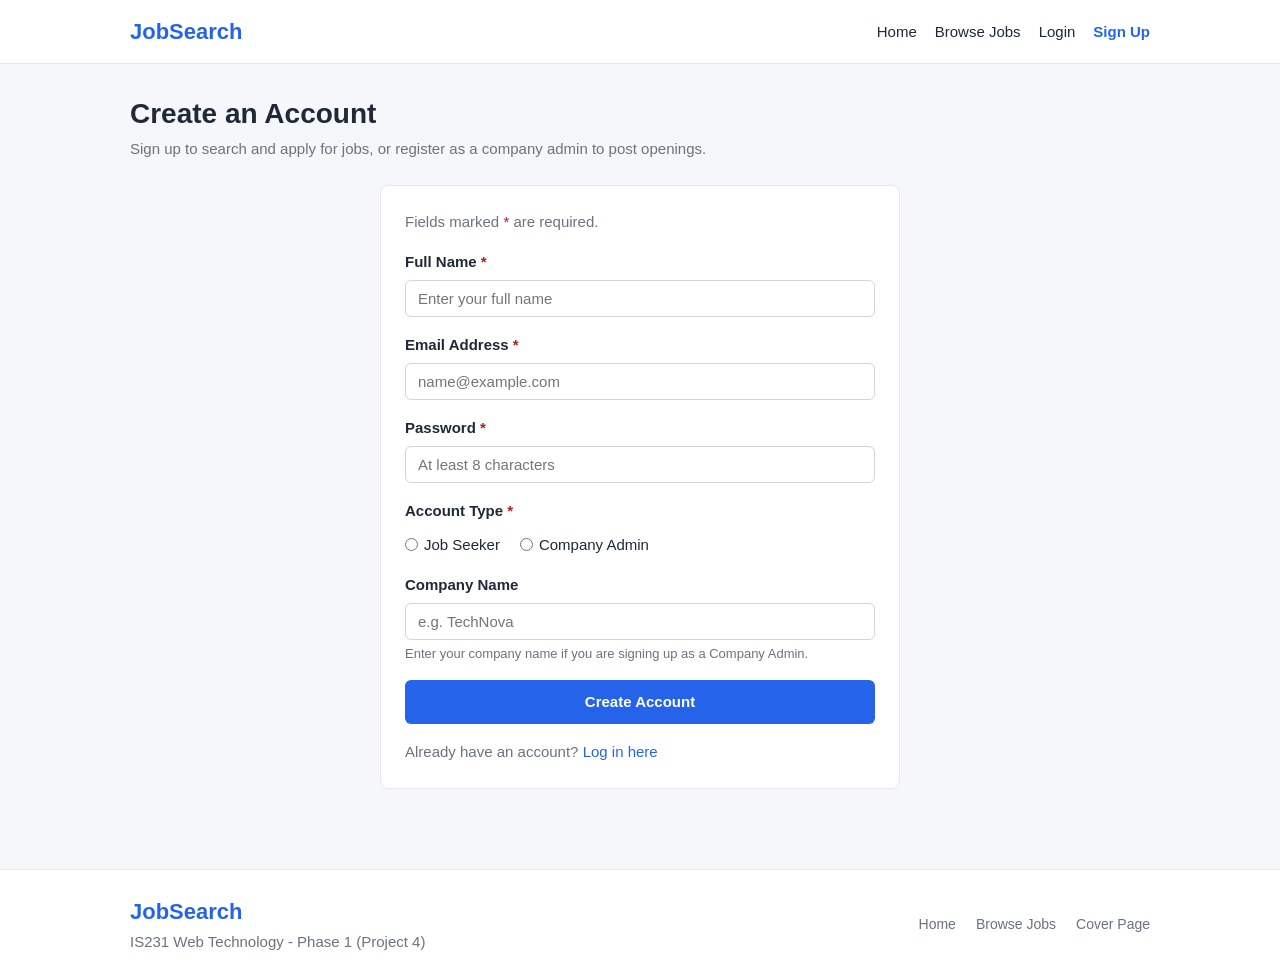
<file: JobSearch_Phase1/signup.html>
<!DOCTYPE html>
<html lang="en">
<head>
  <meta charset="UTF-8">
  <meta name="viewport" content="width=device-width, initial-scale=1">
  <title>Sign Up | JobSearch</title>
  <link rel="stylesheet" href="css/style.css">
</head>
<body>
  <header>
    <nav class="navbar container">
      <a href="index.html" class="brand">JobSearch</a>
      <ul class="nav-links">
        <li><a href="index.html">Home</a></li>
        <li><a href="jobs.html">Browse Jobs</a></li>
        <li><a href="login.html">Login</a></li>
        <li><a href="signup.html" class="active">Sign Up</a></li>
      </ul>
    </nav>
  </header>

  <main class="container">
    <div class="page-header">
      <h1>Create an Account</h1>
      <p class="text-muted">Sign up to search and apply for jobs, or register as a company admin to post openings.</p>
    </div>

    <section class="section">
      <div class="card card-narrow">
        <p class="text-muted">Fields marked <span class="required">*</span> are required.</p>

        <form action="login.html" method="get">
          <div class="form-group">
            <label for="full-name">Full Name <span class="required">*</span></label>
            <input type="text" id="full-name" name="fullname" placeholder="Enter your full name" required>
          </div>

          <div class="form-group">
            <label for="signup-email">Email Address <span class="required">*</span></label>
            <input type="email" id="signup-email" name="email" placeholder="name@example.com" required>
          </div>

          <div class="form-group">
            <label for="signup-password">Password <span class="required">*</span></label>
            <input type="password" id="signup-password" name="password" placeholder="At least 8 characters" minlength="8" required>
          </div>

          <fieldset class="form-group">
            <legend>Account Type <span class="required">*</span></legend>
            <div class="radio-options">
              <label for="role-seeker">
                <input type="radio" id="role-seeker" name="role" value="seeker" required>
                Job Seeker
              </label>
              <label for="role-admin">
                <input type="radio" id="role-admin" name="role" value="admin">
                Company Admin
              </label>
            </div>
          </fieldset>

          <div class="form-group">
            <label for="company-name">Company Name</label>
            <input type="text" id="company-name" name="company" placeholder="e.g. TechNova">
            <small>Enter your company name if you are signing up as a Company Admin.</small>
          </div>

          <button type="submit" class="btn btn-primary btn-block">Create Account</button>
        </form>

        <p class="text-muted">Already have an account? <a href="login.html">Log in here</a></p>
      </div>
    </section>
  </main>

  <footer>
    <div class="container">
      <div>
        <a href="index.html" class="brand">JobSearch</a>
        <p class="text-muted">IS231 Web Technology - Phase 1 (Project 4)</p>
      </div>
      <ul>
        <li><a href="index.html">Home</a></li>
        <li><a href="jobs.html">Browse Jobs</a></li>
        <li><a href="cover.html">Cover Page</a></li>
      </ul>
    </div>
  </footer>
</body>
</html>
</file>
<file: JobSearch_Phase1/css/style.css>
/* Variables & Reset */
:root {
  --primary: #2563eb;
  --bg: #f5f7fb;
  --surface: #ffffff;
  --text: #1f2937;
  --muted: #6b7280;
  --border: #e5e7eb;
}

* {
  box-sizing: border-box;
  margin: 0;
  padding: 0;
}

body {
  font-family: "Segoe UI", Tahoma, Geneva, Verdana, sans-serif;
  background-color: var(--bg);
  color: var(--text);
  line-height: 1.6;
  min-height: 100vh;
  display: flex;
  flex-direction: column;
}

main {
  flex: 1;
  padding: 32px 0 48px;
}

h1, h2, h3 {
  line-height: 1.3;
}

h2 {
  font-size: 22px;
  margin-bottom: 16px;
}

h3 {
  font-size: 18px;
}

a {
  color: var(--primary);
  text-decoration: none;
}

a:hover {
  text-decoration: underline;
}

/* Layout */
.container {
  width: 100%;
  max-width: 1060px;
  margin: 0 auto;
  padding-left: 20px;
  padding-right: 20px;
}

.section {
  margin-bottom: 32px;
}

.page-header {
  margin-bottom: 24px;
}

.page-header h1,
.header-row h1 {
  font-size: 28px;
  margin-bottom: 4px;
}

.header-row {
  display: flex;
  justify-content: space-between;
  align-items: center;
  flex-wrap: wrap;
  gap: 12px;
  margin-bottom: 20px;
}

.header-row h2 {
  margin-bottom: 0;
}

.text-muted {
  color: var(--muted);
  font-size: 15px;
}

.grid-2 {
  display: grid;
  grid-template-columns: repeat(2, 1fr);
  gap: 20px;
}

.grid-3 {
  display: grid;
  grid-template-columns: repeat(3, 1fr);
  gap: 20px;
}

/* Navbar & Footer */
header {
  background-color: var(--surface);
  border-bottom: 1px solid var(--border);
}

.navbar {
  display: flex;
  justify-content: space-between;
  align-items: center;
  flex-wrap: wrap;
  gap: 12px;
  padding-top: 14px;
  padding-bottom: 14px;
}

.brand {
  font-size: 22px;
  font-weight: 700;
  color: var(--primary);
}

.nav-links {
  list-style: none;
  display: flex;
  align-items: center;
  flex-wrap: wrap;
  gap: 18px;
}

.nav-links a {
  color: var(--text);
  font-weight: 500;
  font-size: 15px;
}

.nav-links a.active {
  color: var(--primary);
  font-weight: 700;
}

.user-tag {
  background-color: #dbeafe;
  color: #1e40af;
  padding: 4px 12px;
  border-radius: 20px;
  font-size: 14px;
  font-weight: 600;
}

footer {
  background-color: var(--surface);
  border-top: 1px solid var(--border);
  padding: 24px 0;
}

footer .container {
  display: flex;
  justify-content: space-between;
  align-items: center;
  flex-wrap: wrap;
  gap: 16px;
}

footer ul {
  list-style: none;
  display: flex;
  flex-wrap: wrap;
  gap: 20px;
}

footer ul a {
  color: var(--muted);
  font-size: 14px;
}

/* Buttons & Badges */
.btn {
  display: inline-block;
  padding: 9px 18px;
  font-size: 15px;
  font-weight: 600;
  font-family: inherit;
  line-height: 1.6;
  text-align: center;
  border-radius: 6px;
  border: 1px solid transparent;
  cursor: pointer;
}

.btn:hover {
  text-decoration: none;
}

.btn-primary {
  background-color: var(--primary);
  color: #ffffff;
}

.btn-primary:hover {
  background-color: #1d4ed8;
}

.btn-outline {
  background-color: var(--surface);
  border-color: var(--border);
  color: var(--text);
}

.btn-outline:hover {
  border-color: var(--primary);
  color: var(--primary);
}

.btn-danger {
  background-color: #fee2e2;
  color: #b91c1c;
  border-color: #fecaca;
}

.btn-sm {
  padding: 6px 12px;
  font-size: 14px;
}

.btn-block {
  display: block;
  width: 100%;
}

button:disabled {
  background-color: #e5e7eb;
  color: var(--muted);
  border-color: var(--border);
  cursor: not-allowed;
}

.badge {
  display: inline-block;
  padding: 3px 10px;
  border-radius: 20px;
  font-size: 13px;
  font-weight: 600;
}

.badge-open {
  background-color: #dcfce7;
  color: #166534;
}

.badge-closed {
  background-color: #fee2e2;
  color: #b91c1c;
}

.badge-applied {
  background-color: #dbeafe;
  color: #1e40af;
}

/* Cards & Job Info */
.card {
  background-color: var(--surface);
  border: 1px solid var(--border);
  border-radius: 8px;
  padding: 24px;
}

.card-narrow {
  max-width: 520px;
  margin: 0 auto;
}

.card-narrow form {
  margin: 16px 0;
}

.hero {
  background-color: var(--surface);
  border: 1px solid var(--border);
  border-radius: 10px;
  padding: 32px;
  margin-bottom: 32px;
}

.hero h1 {
  font-size: 32px;
  margin-bottom: 8px;
}

.hero form {
  margin-top: 20px;
  max-width: 600px;
}

.search-row {
  display: flex;
  gap: 10px;
}

.job-card {
  display: flex;
  flex-direction: column;
  gap: 12px;
}

.job-header {
  display: flex;
  justify-content: space-between;
  align-items: flex-start;
  gap: 12px;
}

.job-id {
  font-size: 13px;
  font-weight: 700;
  color: var(--muted);
  display: block;
  margin-bottom: 2px;
}

.job-meta {
  list-style: none;
  display: flex;
  flex-wrap: wrap;
  gap: 6px 16px;
  font-size: 14px;
  color: var(--muted);
}

.info-box {
  background-color: var(--bg);
  border: 1px solid var(--border);
  border-radius: 6px;
  padding: 14px 16px;
  margin: 16px 0;
  display: flex;
  flex-direction: column;
  gap: 6px;
}

/* Forms */
.form-group {
  margin-bottom: 16px;
  border: none;
}

.form-group label,
.form-group legend {
  display: block;
  font-weight: 600;
  font-size: 15px;
  margin-bottom: 6px;
}

.required {
  color: #b91c1c;
}

input[type="text"],
input[type="email"],
input[type="password"],
input[type="number"],
select,
textarea {
  width: 100%;
  padding: 9px 12px;
  font-size: 15px;
  font-family: inherit;
  color: var(--text);
  background-color: var(--surface);
  border: 1px solid #d1d5db;
  border-radius: 6px;
}

textarea {
  resize: vertical;
  min-height: 110px;
}

.form-group small {
  display: block;
  font-size: 13px;
  color: var(--muted);
  margin-top: 4px;
}

.radio-options {
  display: flex;
  flex-wrap: wrap;
  gap: 20px;
  padding-top: 4px;
}

.radio-options label {
  display: inline-flex;
  align-items: center;
  gap: 6px;
  font-weight: 400;
  margin-bottom: 0;
  cursor: pointer;
}

.actions {
  display: flex;
  flex-wrap: wrap;
  gap: 10px;
  align-items: center;
  margin-top: 16px;
}

.job-card .actions {
  margin-top: auto;
  padding-top: 6px;
}

td .actions {
  margin-top: 0;
  padding-top: 0;
  gap: 6px;
}

.alert-success {
  background-color: #dcfce7;
  color: #166534;
  border: 1px solid #bbf7d0;
  border-radius: 6px;
  padding: 14px 16px;
  margin-bottom: 24px;
  font-weight: 500;
}

.empty-state {
  background-color: var(--surface);
  border: 1px dashed #cbd5e1;
  border-radius: 8px;
  padding: 32px 24px;
  text-align: center;
}

.empty-state h3 {
  margin-bottom: 6px;
}

.empty-state p {
  color: var(--muted);
  margin-bottom: 16px;
}

/* Tables & Responsive */
.table-wrap {
  background-color: var(--surface);
  border: 1px solid var(--border);
  border-radius: 8px;
  overflow-x: auto;
}

table {
  width: 100%;
  border-collapse: collapse;
  text-align: left;
}

th,
td {
  padding: 12px 16px;
  border-bottom: 1px solid var(--border);
  font-size: 15px;
}

th {
  background-color: var(--bg);
  font-weight: 600;
  color: var(--muted);
}

tbody tr:last-child td {
  border-bottom: none;
}

@media (max-width: 768px) {
  .grid-2,
  .grid-3 {
    grid-template-columns: 1fr;
  }

  .search-row {
    flex-direction: column;
  }

  .navbar,
  footer .container {
    flex-direction: column;
    align-items: flex-start;
  }
}
</file>
